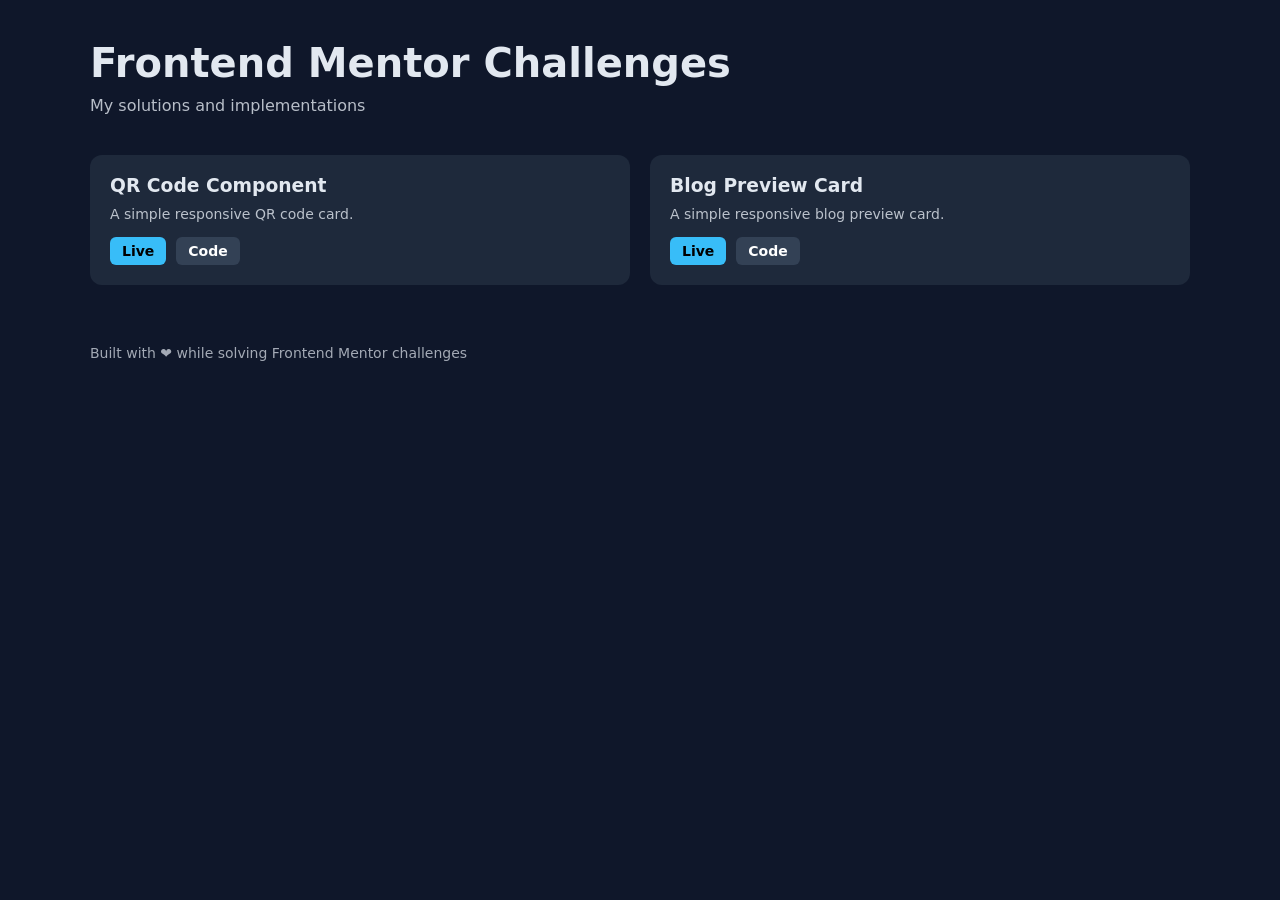
<file: index.html>
<!DOCTYPE html>
<html lang="en">

    <head>
        <meta charset="UTF-8">
        <meta name="viewport" content="width=device-width, initial-scale=1.0">
        <title>Frontend Mentor Challenges</title>
        <link rel="stylesheet" href="./style.css">
    </head>

    <body>
        <div class="container">
            <header>
                <h1>Frontend Mentor Challenges</h1>
                <p class="subtitle">My solutions and implementations</p>
            </header>

            <section class="grid">
                <div class="card">
                    <h3>QR Code Component</h3>
                    <p>A simple responsive QR code card.</p>
                    <div class="links">
                        <a href="./challenges/qr-code-component">Live</a>
                        <a class="repo"
                            href="https://github.com/VirtualSingh/frontend-mentor-challenges/tree/main/challenges/qr-code-component">Code</a>
                    </div>
                </div>
                <div class="card">
                    <h3>Blog Preview Card</h3>
                    <p>A simple responsive blog preview card.</p>
                    <div class="links">
                        <a href="./challenges/blog-preview-card">Live</a>
                        <a class="repo"
                            href="https://github.com/VirtualSingh/frontend-mentor-challenges/tree/main/challenges/blog-preview-card">Code</a>
                    </div>
                </div>
            </section>
            <footer>
                <p>Built with ❤️ while solving Frontend Mentor challenges</p>
            </footer>
        </div>
    </body>

</html>
</file>
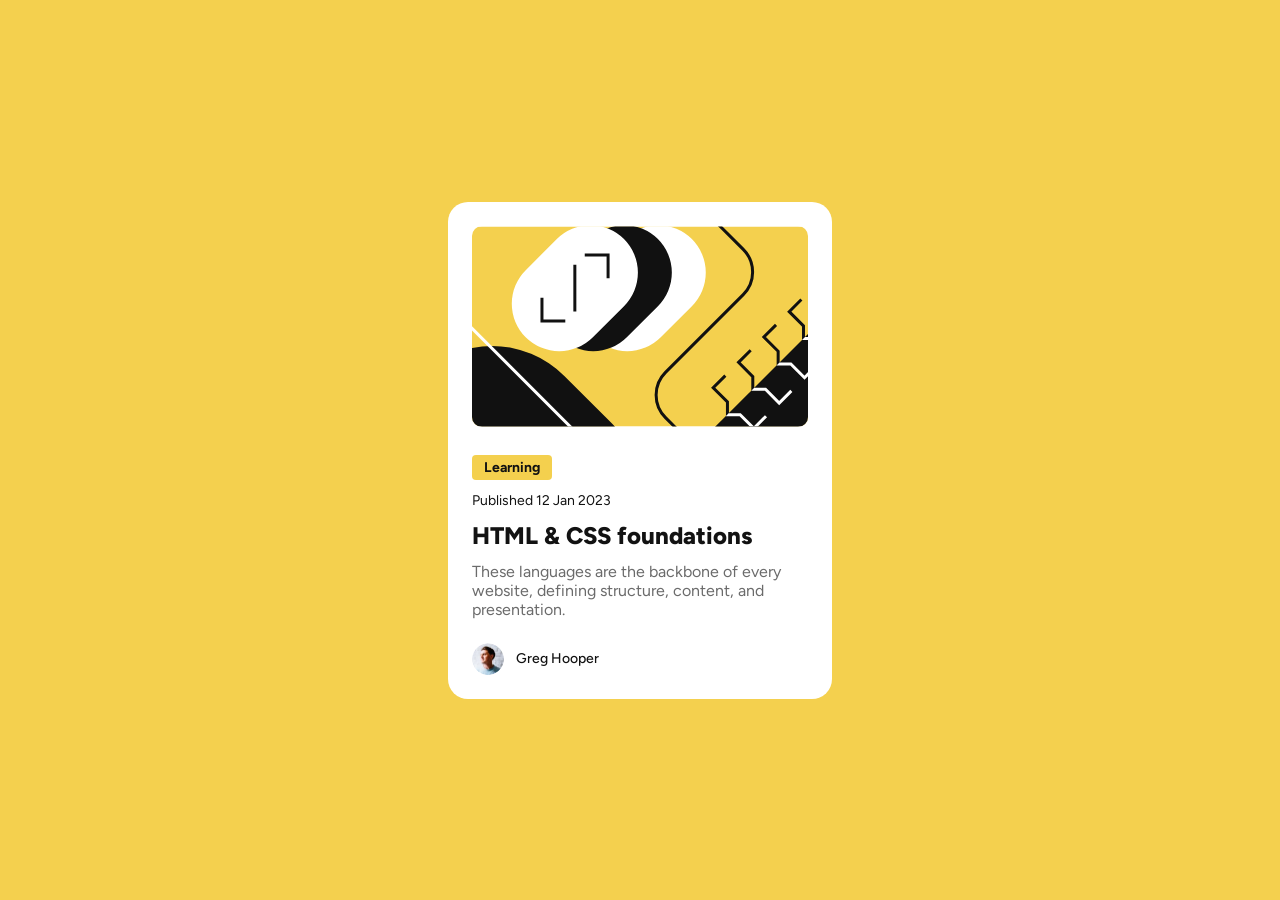
<file: challenges/blog-preview-card/index.html>
<!DOCTYPE html>
<html lang="en">
<head>
    <meta charset="UTF-8">
    <meta name="viewport" content="width=device-width, initial-scale=1.0">
    <title>Blog Preview Card</title>
    <link rel="shortcut icon" href="../../assets/blog-preview-card/images/favicon-32x32.png" type="image/x-icon">
    <link rel="stylesheet" href="./style.css">
</head>
<body>
    <div class="container">
        <div class="card">
            <img src="../../assets/blog-preview-card/images/illustration-article.svg" alt="illustration-article" class="card-image">
            <div class="card-content">
                <span class="card-category">Learning</span>
                <span class="publish-date">Published 12 Jan 2023</span>
                <h1 class="card-title">HTML & CSS foundations</h1>
                <p class="description">These languages are the backbone of every website, defining structure, content, and presentation.</p>
            </div>
            <div class="author">
                <img src="../../assets/blog-preview-card/images/image-avatar.webp" alt="avatar-michelle" class="author-avatar">
                <span class="author-name">Greg Hooper</span>
            </div>
        </div>
    </div>
</body>
</html>
</file>
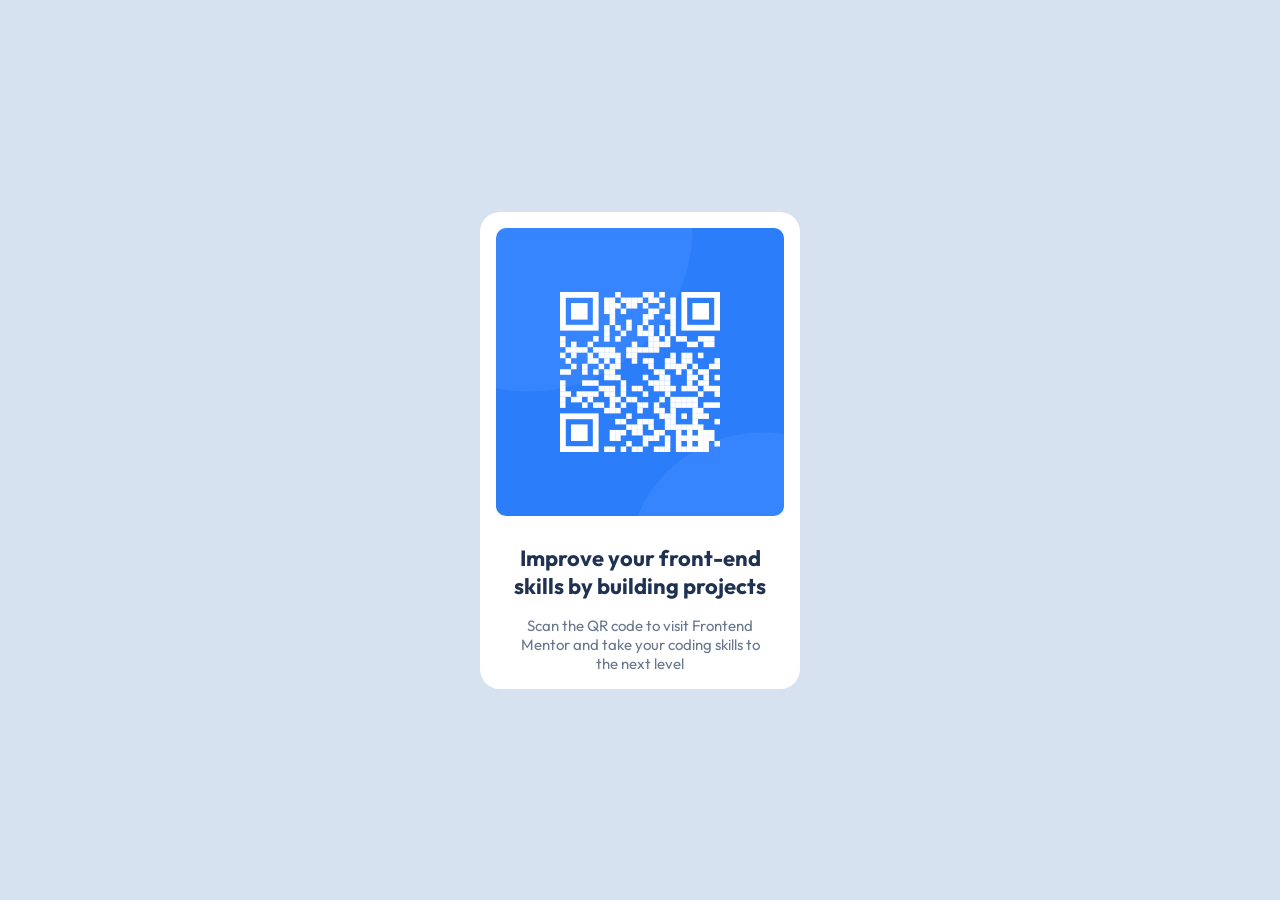
<file: challenges/qr-code-component/index.html>
<!DOCTYPE html>
<html lang="en">
<head>
    <meta charset="UTF-8">
    <meta name="viewport" content="width=device-width, initial-scale=1.0">
    <title>QR Code Component</title>
    <link rel="shortcut icon" href="../../assets/qr-code-component/favicon-32x32.png" type="image/x-icon">
    <link rel="stylesheet" href="./style.css">
</head>
<body>
    <div class="container">
        <div class="card">

            <img src="../../assets/qr-code-component/image-qr-code.png" alt="qr code image">
            <div class="content">
                <h2>Improve your front-end skills by building projects</h2>
                <p>Scan the QR code to visit Frontend Mentor and take your coding skills to the next level</p>
            </div>
        </div>
    </div>
</body>
</html>
</file>
<file: style.css>
:root{
  --bg:#0f172a;
  --card:#1e293b;
  --accent:#38bdf8;
  --text:#e2e8f0;
}

*{
  margin:0;
  padding:0;
  box-sizing:border-box;
  font-family:system-ui,-apple-system,BlinkMacSystemFont,"Segoe UI",Roboto;
}

body{
  background:var(--bg);
  color:var(--text);
  min-height:100vh;
  padding:40px;
}

.container{
  max-width:1100px;
  margin:auto;
}

header{
  margin-bottom:40px;
}

h1{
  font-size:2.5rem;
}

.subtitle{
  margin-top:10px;
  opacity:0.8;
}

.grid{
  display:grid;
  grid-template-columns:repeat(auto-fit,minmax(260px,1fr));
  gap:20px;
}

.card{
  background:var(--card);
  border-radius:12px;
  padding:20px;
  transition:transform .2s ease, box-shadow .2s ease;
}

.card:hover{
  transform:translateY(-5px);
  box-shadow:0 10px 25px rgba(0,0,0,.3);
}

.card h3{
  margin-bottom:10px;
}

.card p{
  font-size:14px;
  opacity:.8;
  margin-bottom:15px;
}

.links{
  display:flex;
  gap:10px;
}

.links a{
  text-decoration:none;
  font-size:14px;
  padding:6px 12px;
  border-radius:6px;
  background:var(--accent);
  color:black;
  font-weight:600;
}

.links a.repo{
  background:#334155;
  color:white;
}

footer{
  margin-top:60px;
  opacity:.7;
  font-size:14px;
}
</file>
<file: challenges/blog-preview-card/style.css>
@import url('https://fonts.googleapis.com/css2?family=Figtree:ital,wght@0,300..900;1,300..900&display=swap');
*,*::after,*::before {
    box-sizing: border-box;
    padding: 0;
    margin: 0;
}
html,body{
    font-family: 'Figtree', sans-serif; 
    color: hsl(0, 0%, 7%);
     font-size: 14px;
}
.container{
    background-color: hsl(47, 88%, 63%);
    min-height:100vh;
    width: 100%;
    display: flex;
    justify-content: center;
    align-items: center;
    text-align: center;
}
.container .card{
    background-color: hsl(0, 0%, 100%);
    border-radius: 20px;
    padding: 24px;
    max-width: 384px;
}
.container .card img.card-image{
    width: 100%;
    border-radius: 10px;
    margin-bottom: 24px;
}
.container .card .card-content{
    position: relative;
    display: flex;
    flex-direction: column;
    align-items: flex-start;
    gap: 12px;
    text-align: left; 
    margin-bottom: 24px;
}
.container .card .card-content .card-category{ 
  background-color: hsl(47, 88%, 63%);
  border-radius: 4px; 
  padding: 4px 12px;  
  font-weight: bold;
 
}
.container .card .card-content .card-title{
 font-size: 24px;
  font-weight: 800;
}
.container .card .card-content .description{
 font-size: 16px;
 color: hsl(0, 0%, 42%);
}
.container .card  .author{
    display: flex;
    align-items: center;
    gap: 12px;    
}
.container .card  .author img.author-avatar{
    width: 32px;
    height: 32px;
    border-radius: 50%;
}
.container .card  .author .author-name{
    color: hsl(0, 0%, 7%);
    font-weight: 500;
}
</file>
<file: challenges/qr-code-component/style.css>
@import url('https://fonts.googleapis.com/css2?family=Outfit:wght@100..900&display=swap');


*,*::after,*::before {
    box-sizing: border-box;
    padding: 0;
    margin: 0;
}

.container{
    background-color: hsl(212, 45%, 89%);
    min-height:100vh;
    width: 100%;
    display: flex;
    justify-content: center;
    align-items: center;
    text-align: center;
}
.container .card{
    background-color: hsl(0, 0%, 100%);
    border-radius: 20px;
    padding: 16px;
    max-width: 320px;
}
.container .card img{
    width: 100%;
    border-radius: 10px;
    margin-bottom: 24px;
}  
.container .card .content{
    padding: 0 16px;
} 
.container .card .content h2{
    font-size: 22px;
    margin-bottom: 16px;
    font-family: 'Outfit', sans-serif;
    font-weight: 700; 
    color: hsl(218, 44%, 22%);
}
.container .card .content p{
    font-size:15px;
    font-family: 'Outfit', sans-serif;
    color: hsl(216, 15%, 48%);
}
</file>
